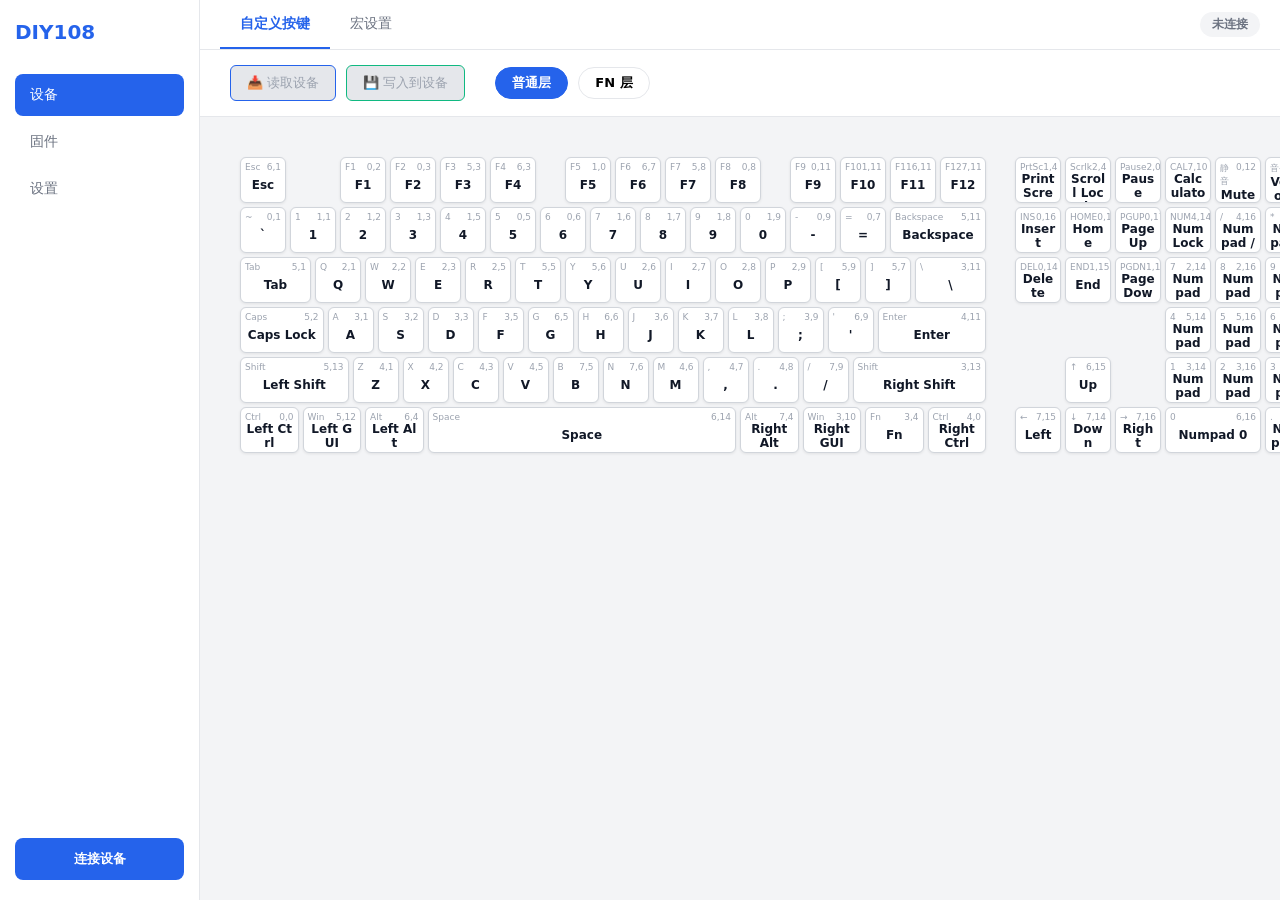
<file: web/index.html>
<!DOCTYPE html>
<html lang="zh-CN">
<head>
    <meta charset="UTF-8">
    <title>DIY108 键盘配置中心</title>
    <link rel="stylesheet" href="css/style.css">
</head>
<body>
    <div class="sidebar">
        <div class="logo">DIY108</div>
        <!-- 绑定 switchMenu -->
        <div class="menu-item active" onclick="switchMenu('device-view')">设备</div>
        <div class="menu-item" onclick="switchMenu('firmware-view')">固件</div>
        <div class="menu-item" onclick="switchMenu('settings-view')">设置</div>
        <div class="sidebar-footer">
            <button class="btn-connect" id="connectBtn">连接设备</button>
        </div>
    </div>

    <div class="main-content">
        <!-- 1. 设备视图 (包含原来的按键和宏) -->
        <div class="view-container active" id="device-view" style="display: flex; flex-direction: column; height: 100%;">
            <div class="top-bar">
                <div class="tab-group">
                    <div class="tab-item active" id="keymap-tab-title" onclick="switchTab('keymap-tab')">自定义按键</div>
                    <div class="tab-item" id="macro-tab-title" onclick="switchTab('macro-tab')">宏设置</div>
                </div>
                <span id="statusText" class="status-badge">未连接</span>
            </div>
            
            <div class="toolbar">
                <button class="btn-action btn-primary" id="readBtn" disabled>📥 读取设备</button>
                <button class="btn-action btn-success" id="writeBtn" disabled>💾 写入到设备</button>
                <div class="layer-switch" id="layerSwitch">
                    <button class="layer-btn active" data-layer="0">普通层</button>
                    <button class="layer-btn" data-layer="1">FN 层</button>
                </div>
            </div>

            <div class="sub-view active" id="keymap-tab">
                <div class="keyboard-container">
                    <div class="keyboard-board" id="keyboardBoard"></div>
                </div>
            </div>

            <div class="sub-view" id="macro-tab">
                <div class="macro-container">
                    <div class="macro-sidebar">
                        <h3>宏列表 (1-10)</h3>
                        <ul class="macro-list" id="macroList"></ul>
                    </div>
                    <div class="macro-editor">
                        <div style="display: flex; justify-content: space-between; align-items: center; margin-bottom: 20px;">
                            <h2 id="macroTitle" style="margin: 0;">编辑 宏 1</h2>
                            <button class="btn-action btn-primary" id="recordBtn" onclick="toggleMacroRecording()">🎙️ 开始录制</button>
                        </div>
                        <div class="action-list" id="actionList"></div>
                        <div style="display: flex; gap: 10px;">
                            <button class="btn-action" onclick="addMacroAction('DOWN')">+ 按下键</button>
                            <button class="btn-action" onclick="addMacroAction('UP')">+ 抬起键</button>
                            <button class="btn-action" onclick="addMacroAction('DELAY')">+ 延迟(ms)</button>
                        </div>
                    </div>
                </div>
            </div>
        </div>

        <!-- 2. 固件视图 -->
        <div class="view-container" id="firmware-view" style="padding: 40px; overflow-y: auto;">
            <h2 style="margin-bottom: 20px;">固件升级</h2>
            <div style="background: white; padding: 30px; border-radius: 12px; border: 1px solid var(--border-color); max-width: 600px;">
                <p style="margin-bottom: 20px; color: #555;">点击下方按钮，键盘会自动重启并进入刷写模式（弹出 RPI-RP2 磁盘）。之后将 `.uf2` 固件拖入磁盘即可。</p>
                <button class="btn-action btn-primary" id="rebootBtn" disabled>🚀 重启进入刷写模式</button>
            </div>
        </div>

        <!-- 3. 设置视图 -->
        <div class="view-container" id="settings-view" style="padding: 40px; overflow-y: auto;">
            <h2 style="margin-bottom: 20px;">设备设置</h2>
            <div style="background: white; padding: 30px; border-radius: 12px; border: 1px solid var(--border-color); max-width: 600px;">
                <h3 style="margin-bottom: 15px; font-size: 16px;">按键无冲模式 (KRO)</h3>
                <div style="display: flex; flex-direction: column; gap: 10px;">
                    <label style="display: flex; align-items: center; gap: 8px; cursor: pointer;">
                        <input type="radio" name="kroMode" id="mode6kro" checked> 
                        <span>6KRO (6 键无冲，兼容性最好)</span>
                    </label>
                    <label style="display: flex; align-items: center; gap: 8px; cursor: pointer;">
                        <input type="radio" name="kroMode" id="modeNkro"> 
                        <span>NKRO (全键无冲，可能需要重连生效)</span>
                    </label>
                </div>
                <p style="margin-top: 20px; font-size: 13px; color: #888;">注意：修改设置后，请回到“设备”页点击“写入到设备”进行保存。</p>
            </div>
        </div>
    </div>

    <div id="keyModal" class="modal">
        <div class="modal-content">
            <input type="text" id="keySearch" class="search-box" placeholder="搜索键码...">
            <div class="key-grid" id="keyGrid"></div>
        </div>
    </div>

    <script src="js/config.js"></script>
    <script src="js/keycodes.js"></script>
    <script src="js/layout_data.js"></script>
    <script src="js/device_conn.js"></script>
    <script src="js/key_picker.js"></script>
    <script src="js/keyboard_ui.js"></script>
    <script src="js/macro_ui.js"></script>
    <script src="js/device_io.js"></script>
    <script src="js/app.js"></script>
</body>
</html>
</file>
<file: web/css/style.css>
:root {
    --bg-main: #f3f4f6; --sidebar-bg: #ffffff; --text-main: #1f2937; --text-sub: #6b7280;
    --primary: #2563eb; --primary-hover: #1d4ed8; --border-color: #e5e7eb;
    --key-bg: #ffffff; --key-border: #d1d5db; --key-shadow: 0 1px 3px rgba(0,0,0,0.08);
    --key-active: #eff6ff; --key-active-border: #3b82f6;
}
* { box-sizing: border-box; margin: 0; padding: 0; font-family: system-ui, -apple-system, sans-serif; }
body { display: flex; height: 100vh; background-color: var(--bg-main); color: var(--text-main); overflow: hidden; }

.sidebar { width: 200px; background: var(--sidebar-bg); border-right: 1px solid var(--border-color); display: flex; flex-direction: column; padding: 20px 15px; }
.logo { font-size: 20px; font-weight: 900; color: var(--primary); margin-bottom: 30px; }
.menu-item { padding: 12px 15px; margin-bottom: 5px; border-radius: 8px; cursor: pointer; color: var(--text-sub); font-size: 14px; transition: all 0.2s; font-weight: 500; }
.menu-item:hover { background: #f3f4f6; }
.menu-item.active { background: var(--primary); color: white; }
.sidebar-footer { margin-top: auto; }
.btn-connect { width: 100%; padding: 12px; background: var(--primary); color: white; border: none; border-radius: 8px; font-weight: 600; cursor: pointer; transition: 0.2s;}
.btn-connect:hover { background: var(--primary-hover); }

.main-content { flex: 1; display: flex; flex-direction: column; overflow: hidden; }
.top-bar { background: white; padding: 0 20px; border-bottom: 1px solid var(--border-color); display: flex; justify-content: space-between; height: 50px; align-items: center; flex-shrink: 0; }
.tab-group { display: flex; height: 100%; }
.tab-item { font-size: 14px; color: var(--text-sub); padding: 0 20px; cursor: pointer; height: 100%; display: flex; align-items: center; border-bottom: 2px solid transparent; font-weight: 500; transition: all 0.2s; }
.tab-item:hover { color: var(--primary); }
.tab-item.active { color: var(--primary); border-bottom-color: var(--primary); font-weight: 600; }

.status-badge { padding: 4px 12px; border-radius: 20px; font-size: 12px; background: #f3f4f6; color: #6b7280; font-weight: 600; }
.status-badge.connected { background: #ecfdf5; color: #059669; }

.view-container { display: none; flex: 1; flex-direction: column; overflow: hidden; }
.view-container.active { display: flex; }

.toolbar { padding: 15px 30px; display: flex; gap: 10px; background: white; border-bottom: 1px solid var(--border-color); align-items: center; flex-shrink: 0; }
.btn-action { padding: 8px 16px; border-radius: 6px; border: 1px solid var(--border-color); background: white; cursor: pointer; font-size: 13px; font-weight: 500; text-decoration: none; color: #000; display: inline-block; transition: 0.2s;}
.btn-action:hover:not(:disabled) { background: #f9fafb; }
.btn-primary { background: var(--primary); color: white; border-color: var(--primary); }
.btn-primary:hover:not(:disabled) { background: var(--primary-hover); }
.btn-success { background: #10b981; color: white; border-color: #10b981; }
.btn-success:hover:not(:disabled) { background: #059669; }
.btn-action:disabled { background: #e5e7eb; color: #9ca3af; cursor: not-allowed; }

.layer-switch { display: flex; gap: 10px; margin-left: 20px; }
.layer-btn { padding: 6px 16px; border-radius: 20px; border: 1px solid var(--border-color); background: white; cursor: pointer; font-size: 13px; font-weight: 600; transition: 0.2s;}
.layer-btn.active { background: var(--primary); color: white; border-color: var(--primary); }

.keyboard-container { flex: 1; padding: 40px; display: flex; justify-content: center; overflow: auto; }
.keyboard-board { position: relative; margin: 0 auto; }
.key-node { position: absolute; background: var(--key-bg); border: 1px solid var(--key-border); border-radius: 6px; box-shadow: var(--key-shadow); display: flex; flex-direction: column; padding: 4px; cursor: pointer; overflow: hidden; transition: 0.1s;}
.key-node:hover { border-color: #9ca3af; }
.key-node.selected { background: var(--key-active); border: 2px solid var(--key-active-border); z-index: 10; }
.key-label-top { font-size: 9px; color: #9ca3af; display: flex; justify-content: space-between; width: 100%; flex-shrink: 0; }
.key-label-main { font-weight: 600; font-size: 12px; margin: auto 0; color: #111827; text-align: center; width: 100%; word-break: break-all;}

.macro-container { padding: 30px; display: flex; gap: 30px; flex: 1; overflow-y: auto; }
.macro-sidebar { width: 200px; background: white; border: 1px solid var(--border-color); border-radius: 12px; padding: 15px; flex-shrink: 0;}
.macro-sidebar h3 { font-size: 14px; margin-bottom: 15px; color: var(--text-sub); }
.macro-list { list-style: none; }
.macro-list li { padding: 10px; border-bottom: 1px solid var(--border-color); cursor: pointer; border-radius: 6px; margin-bottom: 5px; transition: 0.2s;}
.macro-list li:hover { background: #f3f4f6; }
.macro-list li.active { background: var(--primary); color: white; }
.macro-editor { flex: 1; background: white; border: 1px solid var(--border-color); border-radius: 12px; padding: 20px; display: flex; flex-direction: column;}
.macro-editor h2 { font-size: 18px; margin-bottom: 20px; }
.action-list { flex: 1; overflow-y: auto; border: 1px solid var(--border-color); border-radius: 8px; padding: 10px; margin-bottom: 15px; max-height: 500px;}
.action-item { display: flex; gap: 10px; align-items: center; padding: 10px; border-bottom: 1px solid #eee; }
.action-input { padding: 8px; border-radius: 6px; border: 1px solid var(--border-color); width: 100px; outline: none;}
.action-input:focus { border-color: var(--primary); }
.btn-del { color: #ef4444; cursor: pointer; background: none; border: none; font-size: 16px; margin-left: auto; transition: 0.2s;}
.btn-del:hover { color: #b91c1c; }

.modal { display: none; position: fixed; z-index: 100; left: 0; top: 0; width: 100%; height: 100%; background: rgba(0,0,0,0.5); backdrop-filter: blur(2px); }
.modal-content { background: #fff; margin: 5% auto; padding: 20px; width: 80%; max-width: 800px; border-radius: 12px; box-shadow: 0 20px 25px -5px rgba(0,0,0,0.1); }
.search-box { width: 100%; padding: 12px; border: 1px solid var(--border-color); border-radius: 8px; margin-bottom: 20px; outline: none; font-size: 14px;}
.search-box:focus { border-color: var(--primary); }
.key-grid { display: grid; grid-template-columns: repeat(auto-fill, minmax(80px, 1fr)); gap: 10px; max-height: 400px; overflow-y: auto; }
.key-btn { padding: 10px; border: 1px solid var(--border-color); border-radius: 6px; cursor: pointer; text-align: center; font-size: 12px; background: #f9fafb; transition: 0.1s;}
.key-btn:hover { background: #eff6ff; border-color: var(--primary); color: var(--primary); }
/* 视图容器 */
.sub-view { display: none; flex: 1; flex-direction: column; overflow: hidden; }
.sub-view.active { display: flex; }
</file>
